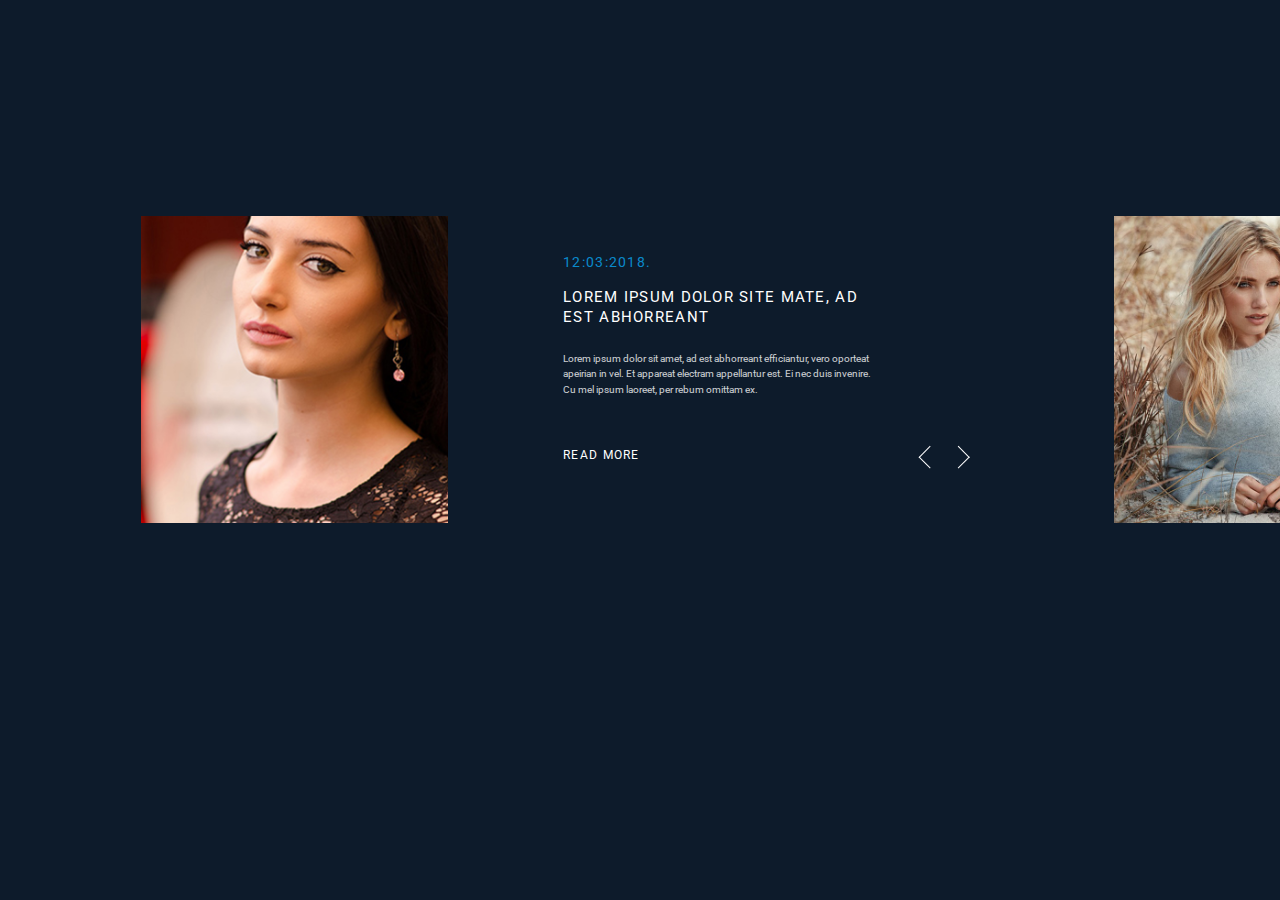
<file: carou.html>
<!DOCTYPE html>
<html lang="en">
<head>
    <meta charset="UTF-8">
    <title>Team section</title>
    <script src="https://ajax.googleapis.com/ajax/libs/jquery/3.3.1/jquery.min.js"></script>
     <script src="TweenMax.min.js"></script>
    <style>
    @import url('https://fonts.googleapis.com/css?family=Roboto');
    body 
        {
        background-color: #0D1B2B; 
        overflow-x: hidden; 
        font-family: roboto; 
        -webkit-font-smoothing: antialiased;
        margin: 0;
        }
        
        
        
    .flex 
        { 
            display: -webkit-flex;
            display: flex; 
            -webkit-flex-direction: row; 
            flex-direction: row; 
            -webkit-justify-content: flex-start; 
            justify-content: flex-start;
        
        }

    .slider-wrapper div 
        {
            position: relative;
        
        }
    .slider-wrapper
                 {
                     margin-top: 5vw; 
                     margin-left: 11vw;
        
        }
        
        
    .slide-image 
        {height: 24vw;}
        
        
    .slide-image img 
        {
            width: 24vw;
            cursor: pointer;}
        
        
        
    .slide-content 
        {   width: 25vw; 
            color: #fff; 
            padding:3vw 18vw 3vw 9vw;}
        
        
    .slide-date
        {   color: #0a8acb;
            font-size: 1.1vw;
            font-weight: 400; 
            letter-spacing: 0.1vw;
            padding-bottom: 1.4vw;
        }
        
        
    .slide-title
        {
            font-size: 1.2vw; 
            font-weight: 400;
            letter-spacing: 0.1vw; 
            line-height: 1.55vw; 
            padding-bottom: 1.8vw;
        }
        
        
        
    .slide-text 
        {
            font-size: 0.80vw;
            line-height: 1.2vw; 
            opacity: 0.8; 
            padding-bottom: 4vw;
        }
        
        
    .slide-more
        {
            font-weight: 400; 
            letter-spacing: 0.1vw;
            float: left; 
            font-size: 0.9vw;
        }
        
        
        
    .slide-bullet 
        {width: 0.5vw; 
            height: 0.5vw; 
            background-color: #0b8bcc;
            border-radius: 200%; 
            position: relative; 
            margin-left: 1.2vw;
        }
    .slide-nav {
        margin-left: 64vw;
        margin-top: -5.5vw;}

    div.overlay-blue 
        {width: 100%; 
            height: 100%; 
            position: absolute; 
            top: 0;
            transition: 0.5s ease all;
        }
    div.overlay-blue:hover 
        {background-color: rgba(13, 27, 43, 0.5);}

    .arrows
        {width: 3.5vw; 
            margin-top: -5.8vw;
            margin-left: 72vw; 
            position: relative;}
        
        
        
    .arrow 
        {display: inline-block;
            position: absolute;
            width: 1.2vw; 
            height: 1.2vw; 
            background: transparent;
            text-indent: -9999px; 
            border-top: 0.15vw solid #fff;
            border-left: 0.15vw solid #fff; 
            transition: all .1s ease-in-out; 
            text-decoration: none; 
            color: transparent;
    }
        
        
    .arrow:hover 
        {border-color: #0A8ACB; 
            border-width: 0.25vw;
    }
    .arrow:before 
        {display: block;
            height: 200%; 
            width: 200%; 
            margin-left: -50%; 
            margin-top: -50%; 
            content: ""; 
            transform: rotate(45deg);
        }
    .arrow.prev {transform: rotate(-45deg); left: 0;}
    .arrow.next {transform: rotate(135deg); right: 0;}


    </style>
</head>
<body><br>
<br>
<br>
<br>
<br>
<br>
<br>
<br>
    <div class="slider">
<div class="slider-wrapper flex">
	<div class="slide flex">
		<div class="slide-image slider-link prev"><img src="a.jpg"><div class="overlay"></div></div>
		<div class="slide-content">
			<div class="slide-date">12:03:2018.</div>
			<div class="slide-title">LOREM IPSUM DOLOR SITE MATE, AD EST ABHORREANT</div>
			<div class="slide-text">Lorem ipsum dolor sit amet, ad est abhorreant efficiantur, vero oporteat apeirian in vel. Et appareat electram appellantur est. Ei nec duis invenire. Cu mel ipsum laoreet, per rebum omittam ex. </div>
			<div class="slide-more">READ MORE</div>
		</div>	
	</div>
	<div class="slide flex">
		<div class="slide-image slider-link next"><img src="b.jpg"><div class="overlay"></div></div>
		<div class="slide-content">
			<div class="slide-date">12:03:2018.</div>
			<div class="slide-title">LOREM IPSUM DOLOR SITE MATE, AD EST ABHORREANT</div>
			<div class="slide-text">Lorem ipsum dolor sit amet, ad est abhorreant efficiantur, vero oporteat apeirian in vel. Et appareat electram appellantur est. Ei nec duis invenire. Cu mel ipsum laoreet, per rebum omittam ex. </div>
			<div class="slide-more">READ MORE</div>
		</div>	
	</div>	
	<div class="slide flex">
		<div class="slide-image slider-link next"><img src="c.jpg"><div class="overlay"></div></div>
		<div class="slide-content">
			<div class="slide-date">12:03:2018.</div>
			<div class="slide-title">LOREM IPSUM DOLOR SITE MATE, AD EST ABHORREANT</div>
			<div class="slide-text">Lorem ipsum dolor sit amet, ad est abhorreant efficiantur, vero oporteat apeirian in vel. Et appareat electram appellantur est. Ei nec duis invenire. Cu mel ipsum laoreet, per rebum omittam ex. </div>
			<div class="slide-more">READ MORE</div>
		</div>	
	</div>
		<div class="slide flex">
		<div class="slide-image slider-link next"><img src="d.jpg"><div class="overlay"></div></div>
		<div class="slide-content">
			<div class="slide-date">30.10.2017.</div>
			<div class="slide-title">LOREM IPSUM DOLOR SITE MATE, AD EST ABHORREANT</div>
			<div class="slide-text">Lorem ipsum dolor sit amet, ad est abhorreant efficiantur, vero oporteat apeirian in vel. Et appareat electram appellantur est. Ei nec duis invenire. Cu mel ipsum laoreet, per rebum omittam ex. </div>
			<div class="slide-more">READ MORE</div>
		</div>	
	</div>
</div>
<div class="arrows">
<a href="#" title="Previous" class="arrow slider-link prev"></a>
<a href="#" title="Next" class="arrow slider-link next"></a>
</div>
</div>
<script>
    
    ( function($) {
  
  $(document).ready(function() {
    
    var s           = $('.slider'),
        sWrapper    = s.find('.slider-wrapper'),
        sItem       = s.find('.slide'),
        btn         = s.find('.slider-link'),
        sWidth      = sItem.width(),
        sCount      = sItem.length,
        slide_date  = s.find('.slide-date'),
        slide_title = s.find('.slide-title'),
        slide_text  = s.find('.slide-text'),
        slide_more  = s.find('.slide-more'),
        slide_image = s.find('.slide-image img'),
        sTotalWidth = sCount * sWidth;
    
    sWrapper.css('width', sTotalWidth);
    sWrapper.css('width', sTotalWidth);
    
    var clickCount  = 0;
    
    btn.on('click', function(e) {
      e.preventDefault();

      if( $(this).hasClass('next') ) {
        
        ( clickCount < ( sCount - 1 ) ) ? clickCount++ : clickCount = 0;
      } else if ( $(this).hasClass('prev') ) {
        
        ( clickCount > 0 ) ? clickCount-- : ( clickCount = sCount - 1 );
      }
      TweenMax.to(sWrapper, 0.4, {x: '-' + ( sWidth * clickCount ) })


      //CONTENT ANIMATIONS

      var fromProperties = {autoAlpha:0, x:'-50', y:'-10'};
      var toProperties = {autoAlpha:0.8, x:'0', y:'0'};

      TweenLite.fromTo(slide_image, 1, {autoAlpha:0, y:'40'}, {autoAlpha:1, y:'0'});
      TweenLite.fromTo(slide_date, 0.4, fromProperties, toProperties);
      TweenLite.fromTo(slide_title, 0.6, fromProperties, toProperties);
      TweenLite.fromTo(slide_text, 0.8, fromProperties, toProperties);
      TweenLite.fromTo(slide_more, 1, fromProperties, toProperties);

    });
          
  });
})(jQuery);

$('.overlay').addClass('overlay-blue');
    
    </script>
</body>
</html>
</file>
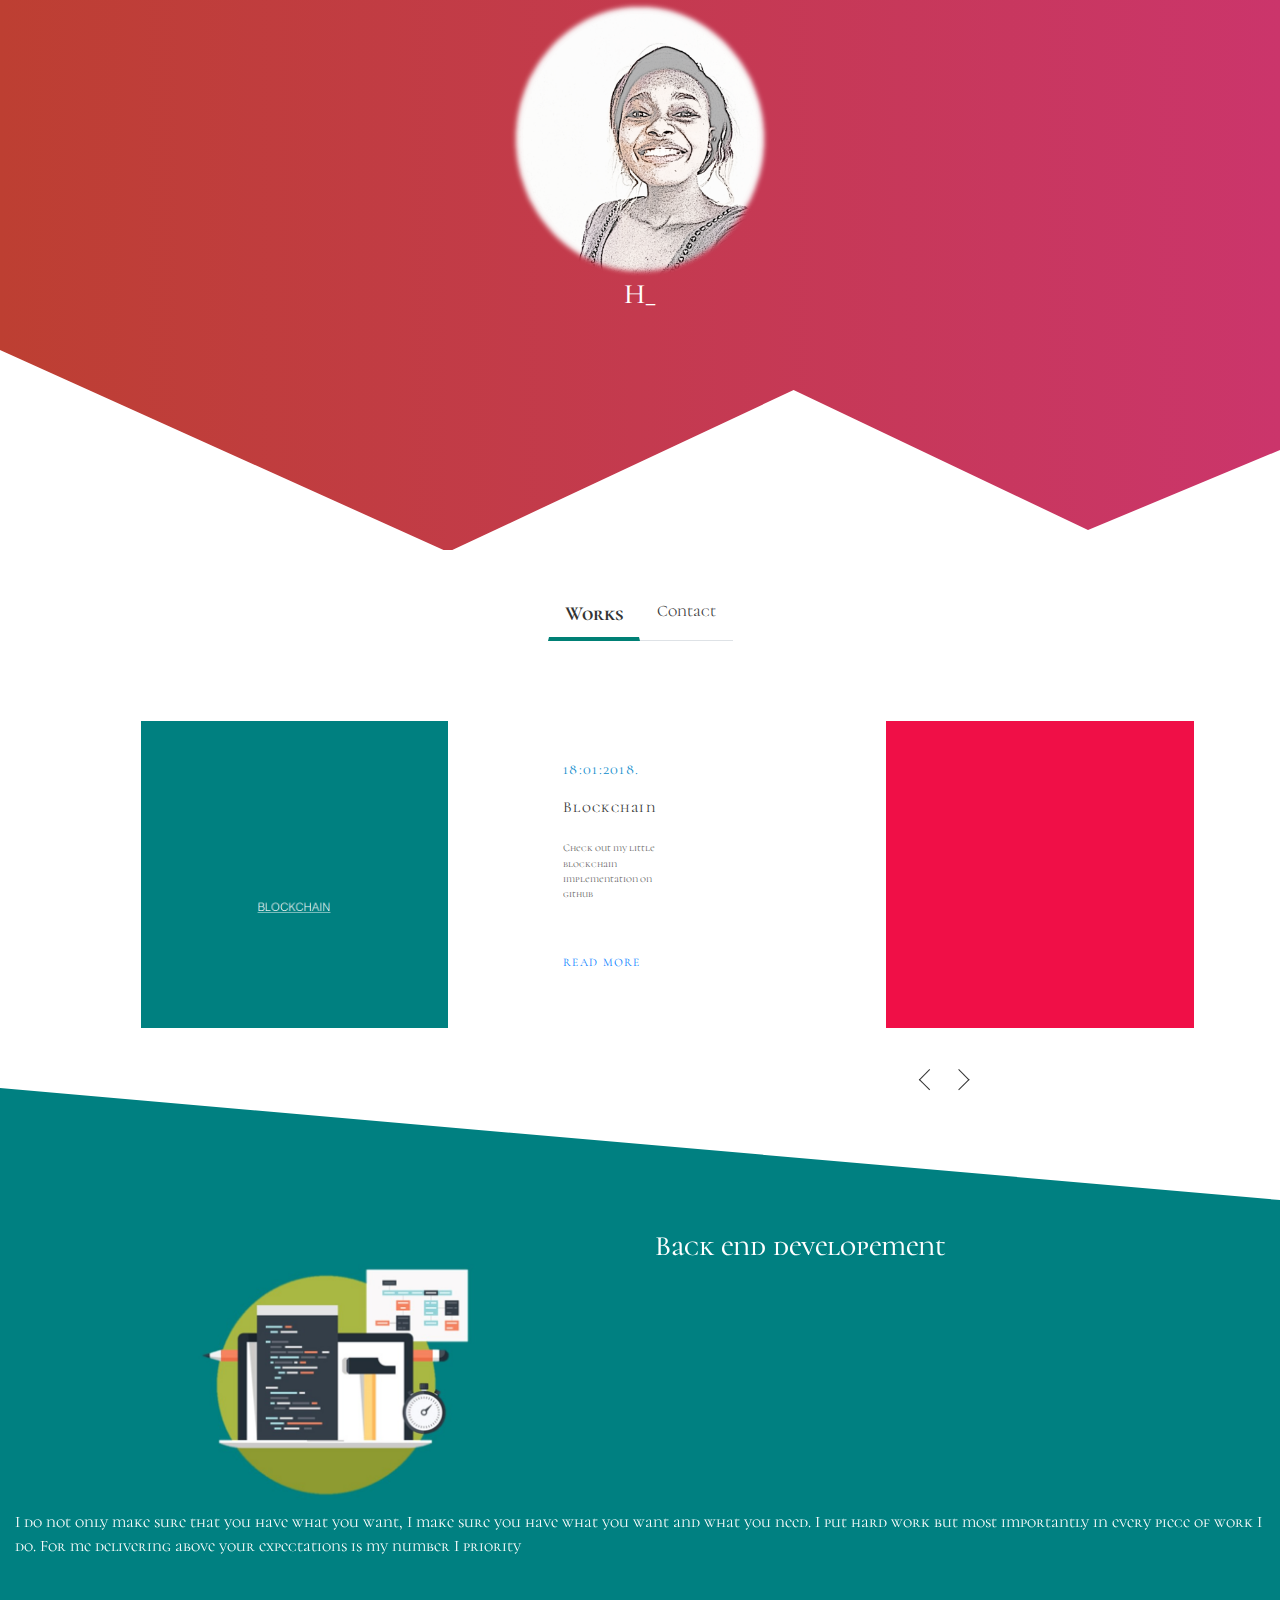
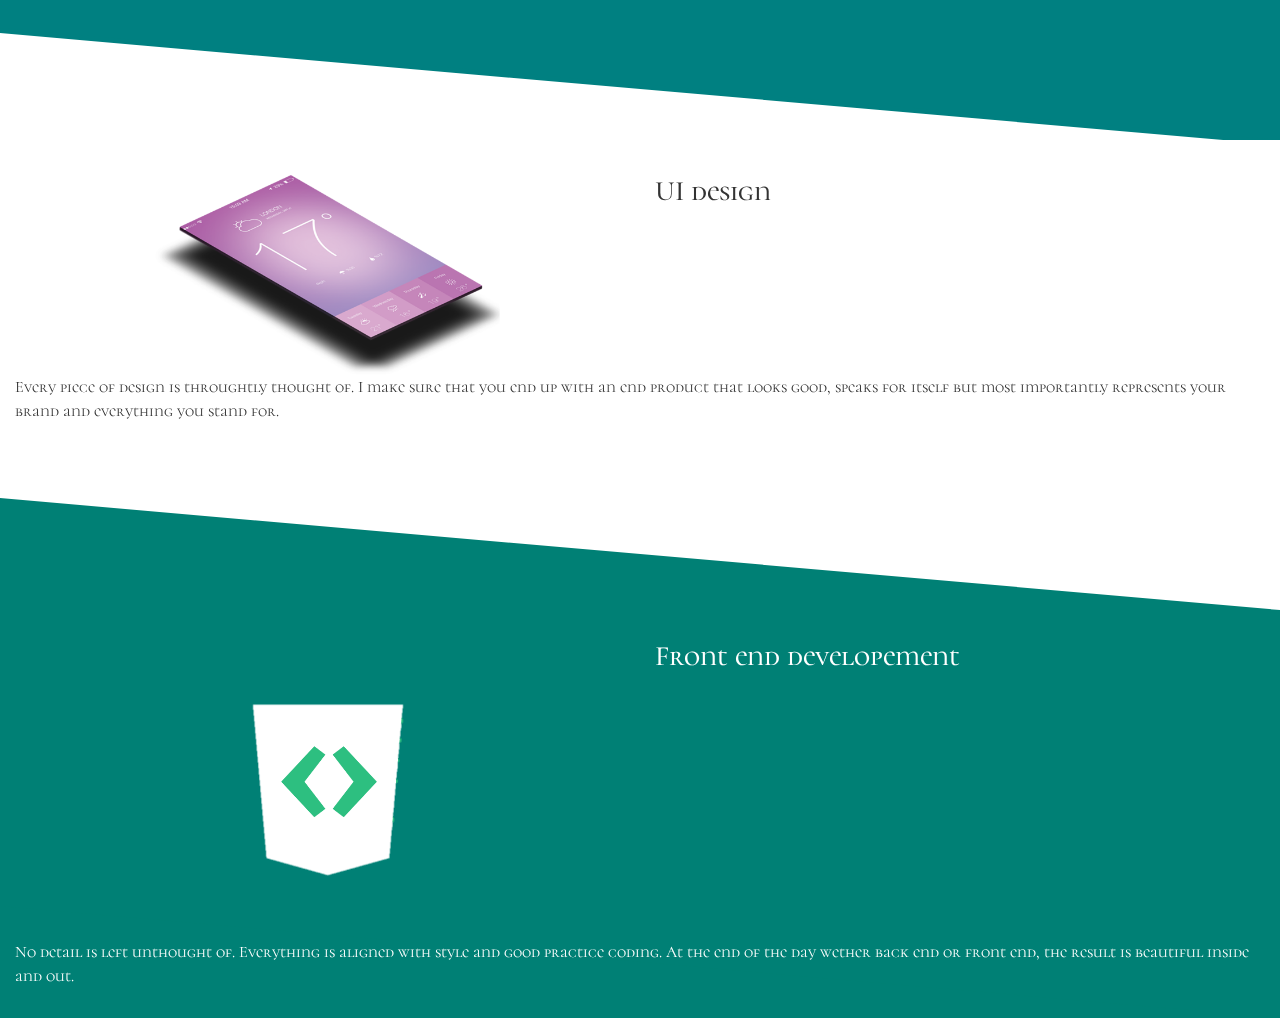
<file: portfolio.html>
<!DOCTYPE html PUBLIC "-//W3C//DTD XHTML 1.0 Transitional//EN" "http://www.w3.org/TR/xhtml1/DTD/xhtml1-transitional.dtd">
<html xmlns="http://www.w3.org/1999/xhtml" xmlns:v="urn:schemas-microsoft-com:vml" xmlns:o="urn:schemas-microsoft-com:office:office">
  <head>
    <meta charset="UTF-8">
    <meta http-equiv="x-ua-compatible" content="IE=edge">
    <meta name="viewport" content="width=device-width, initial-scale=1">
    <link rel="stylesheet" 
    href="https://maxcdn.bootstrapcdn.com/bootstrap/4.0.0/css/bootstrap.min.css" 
    integrity="sha384-Gn5384xqQ1aoWXA+058RXPxPg6fy4IWvTNh0E263XmFcJlSAwiGgFAW/dAiS6JXm" 
    crossorigin="anonymous">
    <link href="https://fonts.googleapis.com/css?family=Cormorant+Unicase" rel="stylesheet">
    <link href="https://fonts.googleapis.com/css?family=Waiting+for+the+Sunrise" rel="stylesheet" type="text/css"/>

    <title>Portfolio</title>
    
  <style type="text/css">

  body{

    font-family: 'Cormorant Unicase', serif;
    background-color: white;
    overflow-x: hidden; 
  }

  .header {
    margin:0;
    padding: 0;
    position: relative;
    min-height: 550px;
    overflow: hidden;
    background: #CB356B;  /* fallback for old browsers */
	background: -webkit-linear-gradient(to right, #BD3F32, #CB356B);  /* Chrome 10-25, Safari 5.1-6 */
	background: linear-gradient(to right, #BD3F32, #CB356B); /* W3C, IE 10+/ Edge, Firefox 16+, Chrome 26+, Opera 12+, Safari 7+ */
    background-size: cover;
    background-position: center; 
    background-repeat: no-repeat;

	}

	svg {
	  position: absolute;
	  bottom: 0;
	  width: 100%;
	  height: 200px;
	}

	@media (max-width: 699px) {

	.pl-3, .px-3 {
    	overflow-x: hidden;
	}
	body{
		overflow: hidden;
	}
	  .svg--lg {
	    display: none;
	  }

	  .header {
	    min-height: 250px;
	    -webkit-clip-path: polygon(0 0, 100% 0, 100% 96%, 0 100%);
	    clip-path: polygon(0 0, 100% 0, 100% 96%, 0 100%);
	}

	}
	@media (min-width: 700px) {
	  .svg--sm {
	    display: none;
	  }
	}

	.grid {
	   display: grid;
	   grid-gap: 10px;
	   grid-template-columns: repeat(auto-fill, minmax(250px,1fr));
	   grid-auto-rows: 200px;
	}

	.photo {
	   grid-row-end: span 2;
	}
	.project {
	   grid-row-end: span 3;
	}
	.blog {
	   grid-row-end: span 1;
	}

	/* Non-grid specific CSS */  

	.item {
	  background-color: #ffffff;
	}

	.photothumb{
	  width: 100%;
	}

	.title {
	  padding: 20px;
	 }

	.title h3{
	  font-size: 1.2em;
	  color: #ffffff;
	  text-transform: uppercase;
	}

	.project .title{
	  background-color: #607D8B;
	}

	.blog .title{
	  background-color: #ff9800;
	}

	.photo .title{
	  background-color: #f44336;
	}

	.desc{
	  padding: 10px 10px 5px 10px;
	}

	.desc img{
	  width: 50%;
	  margin: 0 10px 10px 0;
	  float: left;
	}

	.desc p{
	  margin-bottom: 10px;
	}
	#graph div {
	    position:relative;
	    margin:80px;
	    width:160px; height:160px;
	}
	#graph canvas {
	    display: block;
	    position:relative;
	    top:0;
	    left:0;
	}
	#graph span {
	    color:rgb(245,222,179);
	    position: absolute;
	    display:block;
	    line-height:220px;
	    text-align:center;
	    width:220px;
	    font-family:sans-serif;
	    font-size:40px;
	    font-weight:100;
	    margin-left:5px;
	}

	#graph input {
	    width: 160px;
	}

	section {
	    padding: 60px 0;
	}

	section .section-title {
	    text-align: center;
	    color: #007b5e;
	    margin-bottom: 50px;
	    text-transform: uppercase;
	}
	.nav-fill .nav-item {
	    color: #333!important;
	}
	#tabs{
	  background: #007b5e;
	    color: #eee;
	}
	#tabs h6.section-title{
	    color: #eee;
	}

	#tabs .nav-tabs .nav-item.show .nav-link, .nav-tabs .nav-link.active {
	    color: #333;
	    background-color: transparent;
	    border-color: transparent transparent #f3f3f3;
	    border-bottom: 4px solid !important;
	    font-size: 20px;
	    font-weight: bold;
	}
	#tabs .nav-tabs .nav-link {
	    border: 1px solid transparent;
	    border-top-left-radius: .25rem;
	    border-top-right-radius: .25rem;
	    color: #eee;
	    font-size: 20px;
	}
	nav{

	  margin: 0 auto;
	}
	.nav-fill .nav-item {
	    color: #333!important;
	}
	.triangle {
	  clip-path: polygon(
	    0 0,
	    100% 0,
	    100% 100%,
	    0 calc(100% - 6vw)
	  );
	  position: absolute;
	  right:0;
	  left: 0;
	}
	#tabs .nav-tabs .nav-item.show .nav-link, .nav-tabs .nav-link.active{
	    border-bottom: 4px solid #008075!important;
	}

	.slanted{
	  margin-top: 5px;
	  position: relative;
	  width: 100%;
	  min-height: 350px;
	  background: rgb(0,128,129);
	  padding: 30px;

	}

	.slanted:after{
	  content: '';
	  top: 0;
	  left: 0;
	  right: 0;
	  bottom: 0;
	  position: absolute;
	  width: 100%;
	  height: 100%;
	  background: inherit;
	  transform-origin: top right;
	  transform: skewY(5deg);

	}
	.slant{
	  margin-top: 5px;
	  position: relative;
	  width: 100%;
	  min-height: 350px;
	  background: #007bff;
	  padding: 30px;

	}

	.slant:after{
	  content: '';
	  top: 0;
	  left: 0;
	  right: 0;
	  bottom: 0;
	  position: absolute;
	  width: 100%;
	  height: 100%;
	  background: inherit;
	  transform-origin: top right;
	  transform: skewY(5deg);

	}
	@keyframes slideInFromLeft {
	  0% {
	    transform: translateX(-100%);
	  }
	  100% {
	    transform: translateX(0);
	  }
	}
	@keyframes slideInFromRight {
	  0% {
	    transform: translateX(100%);
	  }
	  100% {
	    transform: translateX(0);
	  }
	}
	.col-md-6 svg {  
	  width: 100%;
	  height: 100%;
	  position: absolute;
	  top: 0;
	  right: 0;
	  left: 0;
	  /* This section calls the slideInFromLeft animation we defined above */
	  animation: 1s ease-out 0s 1 slideInFromLeft;
	}
	#slant svg {  
	  width: 100%;
	  position: absolute;
	  top: 0;
	  right: 0;
	  left: 0;
	  /* This section calls the slideInFromLeft animation we defined above */
	  animation: 1s ease-out 0s 1 slideInFromRight;
	}
	.col-md-6 h3 {  
	  z-index: 9;
	  position: absolute;
	  color: white;
	  /* This section calls the slideInFromLeft animation we defined above */
	  animation: 1s ease-out 0s 1 slideInFromRight;
	}
   .flex { 
	    display: -webkit-flex;
	    display: flex; 
	    -webkit-flex-direction: row; 
	    flex-direction: row; 
	    -webkit-justify-content: flex-start; 
	    justify-content: flex-start;
        }

    .slider-wrapper div 
        {
          position: relative;
        
        }
    .slider-wrapper
        {
         margin-top: 5vw; 
         margin-left: 11vw;
        
        }
          
    .slide-image 
        {
         height: 24vw;
        }
        
        
    .slide-image img 
        {
        width: 24vw;
        cursor: pointer;
        }
         
    .slide-content 
        { 
        color: #333; 
        padding:3vw 18vw 3vw 9vw;}
        
        
    .slide-date
        {   color: #0a8acb;
            font-size: 1.1vw;
            font-weight: 400; 
            letter-spacing: 0.1vw;
            padding-bottom: 1.4vw;
        }
        
        
    .slide-title
        {
        font-size: 1.2vw; 
        font-weight: 400;
        letter-spacing: 0.1vw; 
        line-height: 1.55vw; 
        padding-bottom: 1.8vw;
        }
        
    .slide-text 
        {
        font-size: 0.80vw;
        line-height: 1.2vw; 
        opacity: 0.8; 
        padding-bottom: 4vw;
        }
        
        
    .slide-more
        {
        font-weight: 400; 
        letter-spacing: 0.1vw;
        float: left; 
        font-size: 0.9vw;
        }
          
    .slide-bullet 
        {
    	width: 0.5vw; 
        height: 0.5vw; 
        background-color: #0b8bcc;
        border-radius: 200%; 
        position: relative; 
        margin-left: 1.2vw;
        }
    .slide-nav {
        margin-left: 64vw;
        margin-top: -5.5vw;
    }

    div.overlay-blue 
        {width: 100%; 
            height: 100%; 
            position: absolute; 
            top: 0;
            bottom: 0;
            transition: 0.5s ease all;
        }
    div.overlay-blue:hover 
        {background-color: rgba(13, 27, 43, 0.5);}

    .arrows
        {
    	width: 3.5vw; 
        margin-top: -5.8vw;
        margin-left: 72vw; 
        position: relative;
        }
 
    .arrow 
        {
    	display: inline-block;
        position: absolute;
        width: 1.2vw; 
        height: 1.2vw; 
        background: transparent;
        text-indent: -9999px; 
        border-top: 0.15vw solid #333;
        border-left: 0.15vw solid #333; 
        transition: all .1s ease-in-out; 
        text-decoration: none; 
        color: #333;
    }
            
    .arrow:hover 
        {
    	border-color: #0A8ACB; 
        border-width: 0.25vw;
    	}
    .arrow:before 
        {
    	display: block;
        height: 200%; 
        width: 200%; 
        margin-left: -50%; 
        margin-top: -50%; 
        content: ""; 
        transform: rotate(45deg);
        }
    .arrow.prev {transform: rotate(-45deg); left: 0;}
    .arrow.next {transform: rotate(135deg); right: 0;}
    .backend{
    	background-image: url("backend.jpg");
    	background-size: cover;
    	background-repeat: no-repeat;
    	background-position: center;
    	min-height: 100px;
    	z-index: 30;
    }
    .frontend{
    	background-image: url("front.png");
    	background-size: cover;
    	background-repeat: no-repeat;
    	background-position: center;
    	min-height: 100px;
    	z-index: 30;
    }
    .ui{
		background-image: url("ui.png");
		background-size: contain;
		background-repeat: no-repeat;
		background-position: center;
		min-height: 100px;
		z-index: 30;
    	}
  </style>
</head>
  <body onload="typewriter();">
 	<div class="container-fluid header">
    <!--<div class="row" style="position: relative;">
        <div class="chart" id="graph" data-percent="1" style="float: none; margin: 0 auto;"></div>
    </div>-->
  		<div class="row" style="margin: 0 auto; padding-top: 40px;">
   			 <div class="overlay" style="position: absolute; right: 0 left: 0; top: 0; width: 100%; height: 600px; overflow: hidden; display: block;"><div class="row"><img src="profile.png" style="border-radius: 100%; width: 20%; height: 30%; margin: 0 auto;"></div><div class="row" style="text-align: center;"><h3 id= "typedtext" style="color: black; margin: 0 auto; color: white;"></h3></div></div>
  		</div>
	  	<svg xmlns="http://www.w3.org/2000/svg" viewBox="0 0 100 100" preserveAspectRatio="none">
	  		<polygon class="svg--lg" fill="white" points="0,0 35,101 62,20 85,90 100,50 100,80 100,100 0,100"></polygon>
	  	</svg>

	</div>
	<div class="container-fluid">
	   <div class="row" style="margin: 0 auto; padding-top: 40px">
	    <nav>
	      <div class="nav nav-tabs nav-fill" id="nav-tab" role="tablist">
	        <a class="nav-item nav-link active" id="nav-home-tab" data-toggle="tab" href="#nav-home" role="tab" aria-controls="nav-home" aria-selected="true">Works</a>
	        <a class="nav-item nav-link" id="nav-contact-tab" data-toggle="tab" href="#nav-contact" role="tab" aria-controls="nav-contact" aria-selected="false">Contact</a>
	      </div>
	    </nav>
	  </div>
	</div>
	<div class="tab-content py-3 px-3 px-sm-0" id="nav-tabContent">
	    <div class="tab-pane fade show active" id="nav-home" role="tabpanel" aria-labelledby="nav-home-tab">
		<div class="slider">
			<div class="slider-wrapper flex">
				<div class="slide flex">
					<div class="slide-image slider-link prev"><img src="a.png"><div class="overlay"><div id="particles-js" style="position: absolute;right: 0; left: 0; top: 0;width: 100%;"></div></div></div>
					<div class="slide-content">
						<div class="slide-date">18:01:2018.</div>
						<div class="slide-title">Blockchain</div>
						<div class="slide-text">Check out my little blockchain implementation on github</div>
						<div class="slide-more"><a href="https://github.com/AngieHM/blockchain.github.io">READ MORE</a></div>
					</div>	
				</div>
				<div class="slide flex">
					<div class="slide-image slider-link next"><img src="b.png"><div class="overlay" style="background-image: url(face.png);background-size: cover;background-repeat: no-repeat,no-repeat,no-repeat;background-position: center, center, right top;"></div></div>
					<div class="slide-content">
						<div class="slide-date">12:12:2017</div>
						<div class="slide-title">Front end and back end face recognition</div>
						<div class="slide-text">Check out my React face recognition implementation</div>
						<div class="slide-more"><a href="https://github.com/AngieHM/React_face_recognition_app">READ MORE</a></div>
					</div>	
				</div>	
				<div class="slide flex">
					<div class="slide-image slider-link next"><img src="c.png"><div class="overlay" style="background-image: url(more.png); background-size: contain;background-repeat: no-repeat; background-position: center; "></div></div>
					<div class="slide-content">
						<div class="slide-date">12:03:2018</div>
						<div class="slide-title">Others</div>
						<div class="slide-text">Check out other piece of codes that I wrote</div>
						<div class="slide-more"><a href="https://github.com/AngieHM/">READ MORE</a></div>
					</div>	
				</div>
				<div class="slide flex">
					<div class="slide-image slider-link next"><img src="c.png"><div class="overlay" style="background-image: url(see.png); background-size: contain;background-repeat: no-repeat; background-position: center; "></div></div>
					<div class="slide-content">
						<div class="slide-date">30.10.2017.</div>
						<div class="slide-title">LOREM IPSUM DOLOR SITE MATE, AD EST ABHORREANT</div>
						<div class="slide-text">Lorem ipsum dolor sit amet, ad est abhorreant efficiantur, vero oporteat apeirian in vel. Et appareat electram appellantur est. Ei nec duis invenire. Cu mel ipsum laoreet, per rebum omittam ex. </div>
						<div class="slide-more">READ MORE</div>
					</div>	
				</div>
			</div>
			<div class="arrows">
			<a href="#" title="Previous" class="arrow slider-link prev"></a>
			<a href="#" title="Next" class="arrow slider-link next"></a>
			</div>
		</div>
    </div>
    <div class="tab-pane fade" id="nav-profile" role="tabpanel" aria-labelledby="nav-profile-tab">
   
    </div>
    <div class="tab-pane fade" id="nav-contact" role="tabpanel" aria-labelledby="nav-contact-tab">
		<p style="text-align: center;">Do you like what you see? Do not hesitate to contact me via my email jonna.missero@gmail.com</p>
  	</div>
  <div class="tab-pane fade" id="nav-contact-s"></div>

  <div class="container-fluid slanted" id = "slanted" style="margin-top: 10%;">
    <div class="row" style="min-height: 280px;">
        <div class="col-md-6 backend">
        </div>
        <div class="col-md-6"><h3 style="">Back end developement</h3>
        </div>
    </div>
    <div class="row" style="min-height: 200px;">
    	<p style="z-index: 30; margin: 0 auto; color: #fff">I do not only make sure that you have what you want, I make sure you have what you want and what you need. I put hard work but most importantly in every piece of work I do. For me delivering above your expectations is my number I priority</p></div>
  </div>

   <div class="container-fluid slanted" id = "ui" style="background: white;">
     <div class="row" style="min-height: 200px;">
        <div class="col-md-6 ui">
         
        </div>
        <div class="col-md-6"><h3 style="color: #333;">UI design</h3>
        </div>

    </div>
    <div class="row">
    	<p style="z-index: 30; margin: 0 auto; color: #333;min-height: 200px">Every piece of design is throughtly thought of. I make sure that you end up with an end product that looks good, speaks for itself but most importantly represents your brand and everything you stand for.</p></div>
  </div>


   <div class="container-fluid slant" id = "front" style="background: #008075;">
    <div class="row" style="min-height: 300px;">
        <div class="col-md-6 frontend">
         
        </div>
        <div class="col-md-6"><h3 style="">Front end developement</h3></div>
    </div>
    <div class="row"><p style="z-index: 30; margin: 0 auto; color:#fff;">No detail is left unthought of. Everything is aligned with style and good practice coding. At the end of the day wether back end or front end, the result is beautiful inside and out.</p></div>
  </div>
<script
  src="https://code.jquery.com/jquery-3.3.1.js"
  integrity="sha256-2Kok7MbOyxpgUVvAk/HJ2jigOSYS2auK4Pfzbm7uH60="
  crossorigin="anonymous"></script>
<script src="TweenMax.min.js"></script>
<script src="https://cdnjs.cloudflare.com/ajax/libs/popper.js/1.12.9/umd/popper.min.js" 
  integrity="sha384-ApNbgh9B+Y1QKtv3Rn7W3mgPxhU9K/ScQsAP7hUibX39j7fakFPskvXusvfa0b4Q" 
  crossorigin="anonymous">
  </script>
<script src="https://maxcdn.bootstrapcdn.com/bootstrap/4.0.0/js/bootstrap.min.js" 
  integrity="sha384-JZR6Spejh4U02d8jOt6vLEHfe/JQGiRRSQQxSfFWpi1MquVdAyjUar5+76PVCmYl" 
  crossorigin="anonymous">
</script>
<script src="particles.js"></script>
<script src="js/app.js"></script>
<script>
var ids = [];
var count_particles, stats, update;
stats = new Stats;
stats.setMode(0);
stats.domElement.style.position = 'absolute';
stats.domElement.style.left = '0px';
stats.domElement.style.top = '0px';
document.body.appendChild(stats.domElement);
count_particles = document.querySelector('.js-count-particles');
update = function() {
  stats.begin();
  stats.end();
  if (window.pJSDom[0].pJS.particles && window.pJSDom[0].pJS.particles.array) {
    count_particles.innerText = window.pJSDom[0].pJS.particles.array.length;
  }
  requestAnimationFrame(update);
};
requestAnimationFrame(update);
</script>
<script>  
( function($) {

$(document).ready(function() {

var s           = $('.slider'),
    sWrapper    = s.find('.slider-wrapper'),
    sItem       = s.find('.slide'),
    btn         = s.find('.slider-link'),
    sWidth      = sItem.width(),
    sCount      = sItem.length,
    slide_date  = s.find('.slide-date'),
    slide_title = s.find('.slide-title'),
    slide_text  = s.find('.slide-text'),
    slide_more  = s.find('.slide-more'),
    slide_image = s.find('.slide-image img'),
    sTotalWidth = sCount * sWidth;

sWrapper.css('width', sTotalWidth);
sWrapper.css('width', sTotalWidth);

var clickCount  = 0;

btn.on('click', function(e) {
  e.preventDefault();

  if( $(this).hasClass('next') ) {
    
    ( clickCount < ( sCount - 1 ) ) ? clickCount++ : clickCount = 0;
  } else if ( $(this).hasClass('prev') ) {
    
    ( clickCount > 0 ) ? clickCount-- : ( clickCount = sCount - 1 );
  }
  TweenMax.to(sWrapper, 0.4, {x: '-' + ( sWidth * clickCount ) })


  //CONTENT ANIMATIONS

  var fromProperties = {autoAlpha:0, x:'-50', y:'-10'};
  var toProperties = {autoAlpha:0.8, x:'0', y:'0'};

  TweenLite.fromTo(slide_image, 1, {autoAlpha:0, y:'40'}, {autoAlpha:1, y:'0'});
  TweenLite.fromTo(slide_date, 0.4, fromProperties, toProperties);
  TweenLite.fromTo(slide_title, 0.6, fromProperties, toProperties);
  TweenLite.fromTo(slide_text, 0.8, fromProperties, toProperties);
  TweenLite.fromTo(slide_more, 1, fromProperties, toProperties);

});
      
});
})(jQuery);

$('.overlay').addClass('overlay-blue');

</script>
<script>
var el = document.getElementById('graph'); // get canvas
var percentS = el.getAttribute('data-percent');
  var options = {
  percent:  parseInt(percentS) || 25,
  size: el.getAttribute('data-size') || 220,
  lineWidth: el.getAttribute('data-line') || 15,
  rotate: el.getAttribute('data-rotate') || 0
}

var canvas = document.createElement('canvas');
var span = document.createElement('span');
var ctx = canvas.getContext('2d');
var radius = (options.size - options.lineWidth) / 2;
window.onload = initializeCanvas;
function initializeCanvas(){


span.textContent = options.percent + '%';
  
if (typeof(G_vmlCanvasManager) !== 'undefined') {
  G_vmlCanvasManager.initElement(canvas);
}

canvas.width = canvas.height = options.size;

el.appendChild(span);
el.appendChild(canvas);

ctx.translate(options.size / 2, options.size / 2); // change center
ctx.rotate((-1 / 2 + options.rotate / 180) * Math.PI); // rotate -90 deg

//imd = ctx.getImageData(0, 0, 240, 240);
drawCircle('#efefef', options.lineWidth, 100 / 100);
drawCircle('#555555', options.lineWidth, options.percent / 100);
}

var drawCircle = function(color, lineWidth, percent) {
  percent = Math.min(Math.max(0, percent || 1), 1);
  ctx.beginPath();
  ctx.arc(0, 0, radius, 0, Math.PI * 2 * percent, false);
  ctx.strokeStyle = color;
      ctx.lineCap = 'round'; // butt, round or square
  ctx.lineWidth = lineWidth
  ctx.stroke();
};

function drawPercent(id){

if(options.percent > 100) {
   //clearInterval(handle);
   return;  
}
if (ids.includes(id)){
}
else{
    options.percent+=33;
    ids.push(id)
    drawCircle('#555555', options.lineWidth, options.percent / 100);
    span.textContent = options.percent + '%';
}
}
</script>
<script>
var aText = new Array(
"Hello World;",
"You want a good website huh?;",
"Why a good website? Let's make it awesome;",
);
var iSpeed = 1000; // time delay of print out
var iIndex = 0; // start printing array at this posision
var iArrLength = aText[0].length; // the length of the text array
var iScrollAt = 20; // start scrolling up at this many lines
 
var iTextPos = 0; // initialise text position
var sContents = ''; // initialise contents variable
var iRow; // initialise current row
 
function typewriter()
{
 sContents =  ' ';
 iRow = Math.max(0, iIndex-iScrollAt);
 var destination = document.getElementById("typedtext");
 
 while ( iRow < iIndex ) {
  sContents += aText[iRow++] + '<br />';
 }
 destination.innerHTML = sContents + aText[iIndex].substring(0, iTextPos) + "_";
 if ( iTextPos++ == iArrLength ) {
  iTextPos = 0;
  iIndex++;
  if ( iIndex != aText.length ) {
   iArrLength = aText[iIndex].length;
   setTimeout("typewriter()", 500);
  }
 } else {
  setTimeout("typewriter()", iSpeed);
 }
}
typewriter();
</script>
</body>
</html>
</file>
